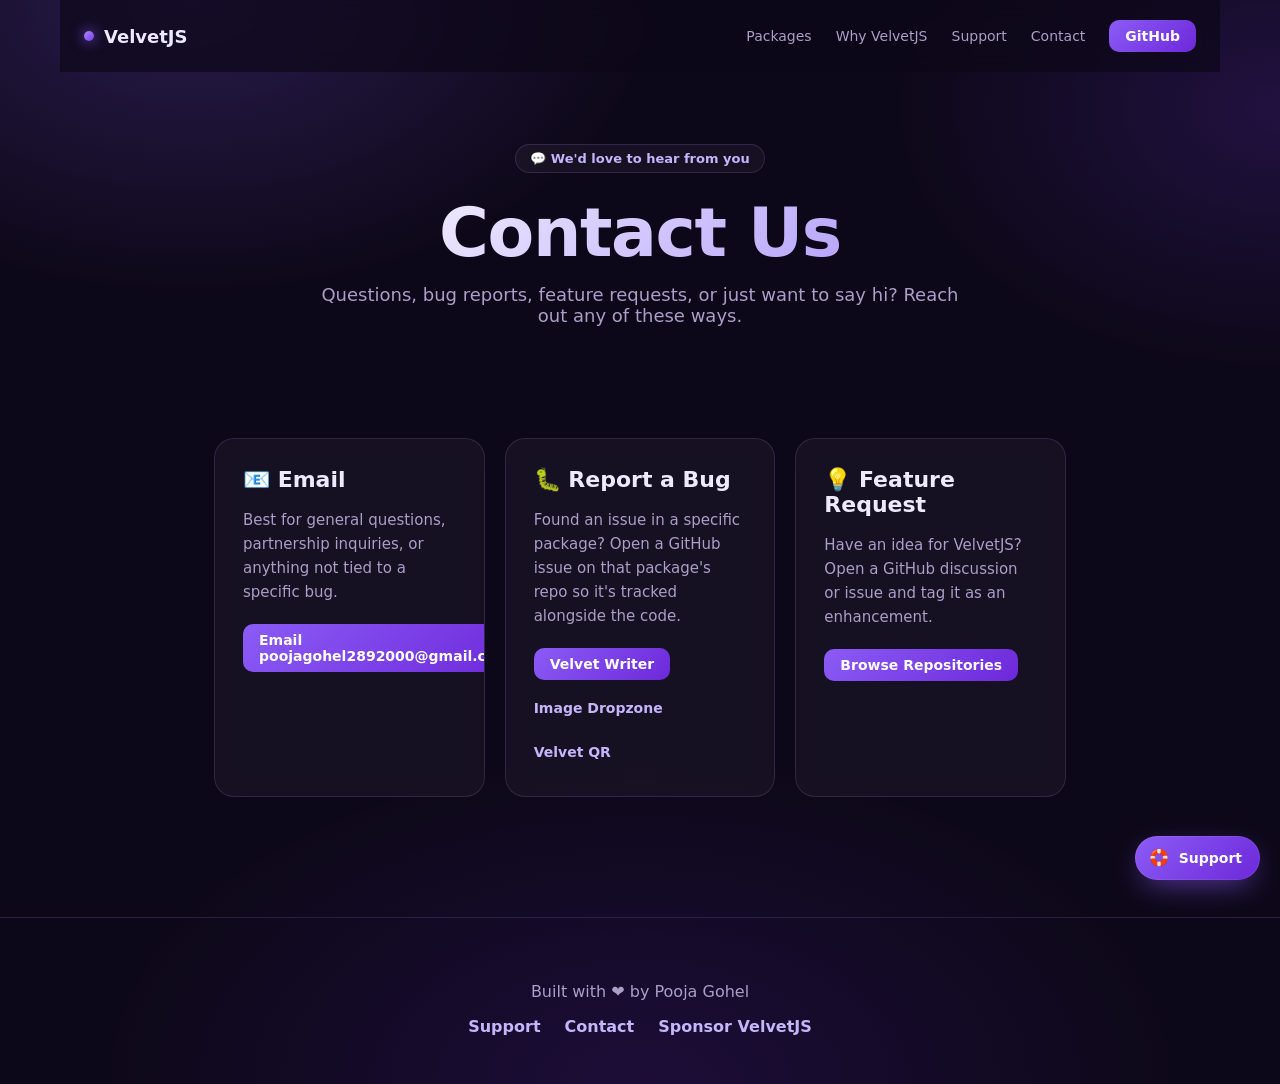
<file: contact/index.html>
<!DOCTYPE html>
<html lang="en">
<head>
  <meta charset="UTF-8" />
  <meta name="viewport" content="width=device-width, initial-scale=1.0" />
  <title>Contact VelvetJS – Get in Touch</title>

  <meta name="description" content="Contact Pooja Gohel about VelvetJS — questions, bug reports, feature requests, or partnership inquiries for Velvet Writer, Velvet Image Dropzone, and Velvet QR." />
  <meta name="keywords" content="contact velvetjs, velvetjs support email, react library contact, open source maintainer contact" />
  <meta name="author" content="Pooja Gohel" />
  <meta name="robots" content="index, follow" />
  <link rel="canonical" href="https://poojagohel.github.io/contact/" />

  <link rel="icon" type="image/svg+xml" href="/assets/favicon.svg" />
  <meta name="theme-color" content="#0d0819" />

  <meta property="og:site_name" content="VelvetJS" />
  <meta property="og:title" content="Contact VelvetJS" />
  <meta property="og:description" content="Get in touch about VelvetJS — questions, bugs, or feature requests." />
  <meta property="og:type" content="website" />
  <meta property="og:url" content="https://poojagohel.github.io/contact/" />
  <meta property="og:image" content="https://poojagohel.github.io/assets/og-image.png" />
  <meta property="og:image:width" content="1200" />
  <meta property="og:image:height" content="630" />

  <meta name="twitter:card" content="summary_large_image" />
  <meta name="twitter:title" content="Contact VelvetJS" />
  <meta name="twitter:description" content="Get in touch about VelvetJS — questions, bugs, or feature requests." />
  <meta name="twitter:image" content="https://poojagohel.github.io/assets/og-image.png" />

  <link rel="stylesheet" href="../styles/main.css" />
  <script type="application/ld+json">
  {
    "@context": "https://schema.org",
    "@type": "BreadcrumbList",
    "itemListElement": [
      { "@type": "ListItem", "position": 1, "name": "Home", "item": "https://poojagohel.github.io/" },
      { "@type": "ListItem", "position": 2, "name": "Contact", "item": "https://poojagohel.github.io/contact/" }
    ]
  }
  </script>
</head>
<body>

  <nav class="nav">
    <a href="/" class="nav-brand"><span class="dot"></span> VelvetJS</a>
    <input type="checkbox" id="nav-toggle" class="nav-toggle" />
    <label for="nav-toggle" class="nav-burger" aria-label="Toggle menu"><span></span></label>
    <div class="nav-links">
      <a href="/#packages">Packages</a>
      <a href="/#why">Why VelvetJS</a>
      <a href="/support/">Support</a>
      <a href="/contact/">Contact</a>
      <a href="https://github.com/PoojaGohel" class="nav-cta">GitHub</a>
    </div>
  </nav>

  <div class="hero">
    <span class="eyebrow">💬 We'd love to hear from you</span>
    <h1>Contact Us</h1>
    <p>Questions, bug reports, feature requests, or just want to say hi? Reach out any of these ways.</p>
  </div>

  <main class="content">
    <div class="method-grid">

      <section class="card reveal">
        <h2>📧 Email</h2>
        <p>Best for general questions, partnership inquiries, or anything not tied to a specific bug.</p>
        <div class="actions">
          <a href="mailto:poojagohel2892000@gmail.com?subject=VelvetJS%20Inquiry">Email poojagohel2892000@gmail.com</a>
        </div>
      </section>

      <section class="card reveal">
        <h2>🐛 Report a Bug</h2>
        <p>Found an issue in a specific package? Open a GitHub issue on that package's repo so it's tracked alongside the code.</p>
        <div class="actions">
          <a href="https://github.com/PoojaGohel/velvet-writer/issues/new">Velvet Writer</a>
          <a href="https://github.com/PoojaGohel/velvet-image-dropzone/issues/new">Image Dropzone</a>
          <a href="https://github.com/PoojaGohel/velvet-qr/issues/new">Velvet QR</a>
        </div>
      </section>

      <section class="card reveal">
        <h2>💡 Feature Request</h2>
        <p>Have an idea for VelvetJS? Open a GitHub discussion or issue and tag it as an enhancement.</p>
        <div class="actions">
          <a href="https://github.com/PoojaGohel">Browse Repositories</a>
        </div>
      </section>

    </div>
  </main>

  <footer>
    <p>Built with ❤️ by Pooja Gohel</p>
    <div class="footer-links">
      <a href="/support/">Support</a>
      <a href="/contact/">Contact</a>
      <a href="/sponsor/">Sponsor VelvetJS</a>
    </div>
  </footer>

  <script src="../scripts/main.js"></script>
  <a href="/support/" class="support-fab" aria-label="Get support"><span class="support-fab-icon">🛟</span><span class="support-fab-label">Support</span></a>

</body>
</html>
</file>
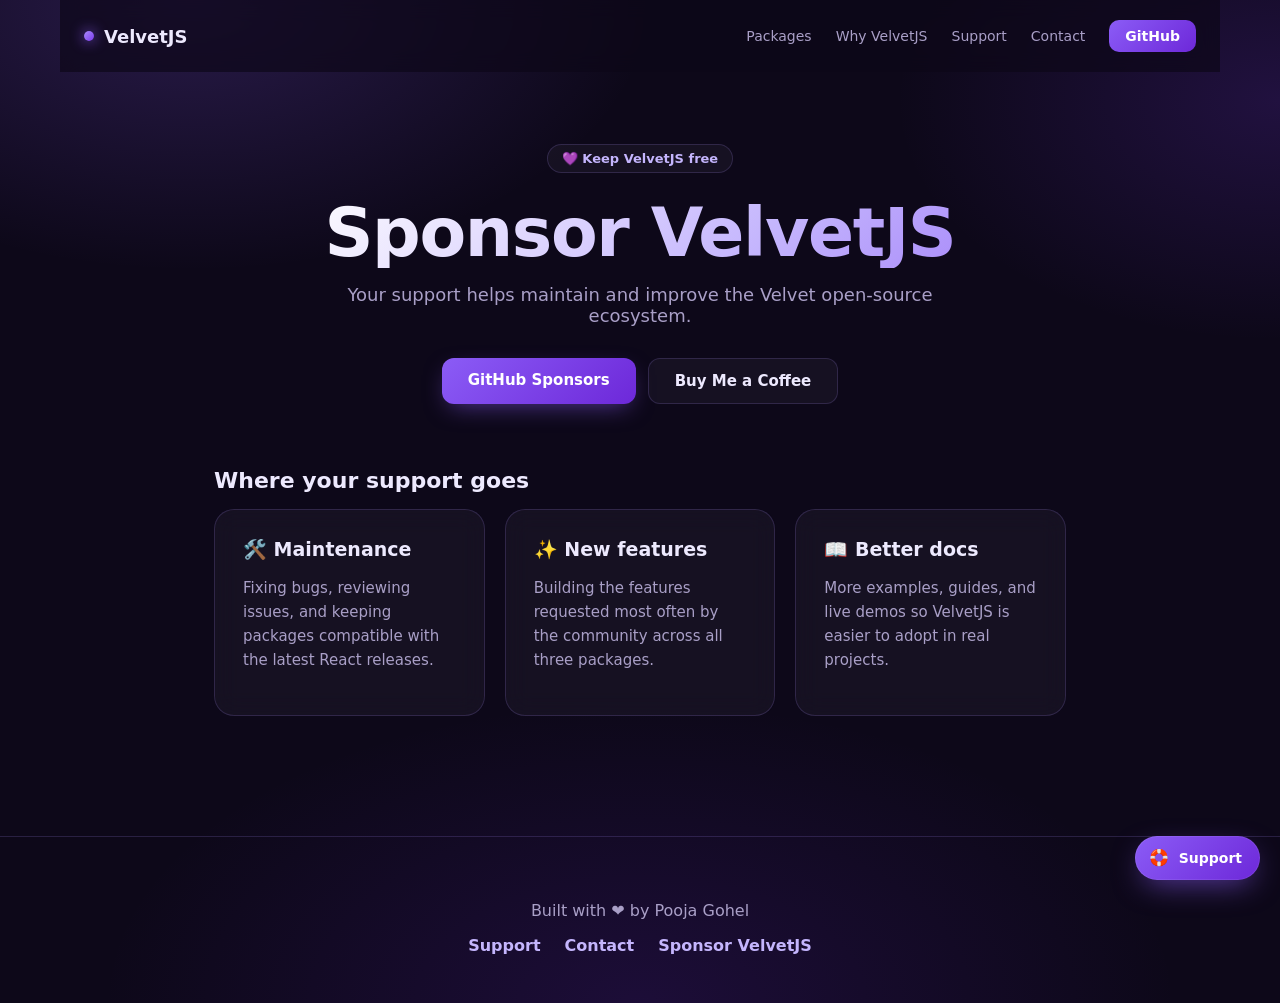
<file: sponsor/index.html>
<!DOCTYPE html>
<html lang="en">
<head>
  <meta charset="UTF-8" />
  <meta name="viewport" content="width=device-width, initial-scale=1.0" />
  <title>Sponsor VelvetJS – Support Open-Source React Components</title>

  <meta name="description" content="Sponsor the VelvetJS open-source ecosystem of free React components — Velvet Writer, Velvet Image Dropzone, and Velvet QR." />
  <meta name="keywords" content="sponsor open source, github sponsors, support react library, velvetjs sponsor" />
  <meta name="author" content="Pooja Gohel" />
  <meta name="robots" content="index, follow" />
  <link rel="canonical" href="https://poojagohel.github.io/sponsor/" />

  <link rel="icon" type="image/svg+xml" href="/assets/favicon.svg" />
  <meta name="theme-color" content="#0d0819" />

  <meta property="og:site_name" content="VelvetJS" />
  <meta property="og:title" content="Sponsor VelvetJS" />
  <meta property="og:description" content="Your support helps maintain and improve the Velvet open-source ecosystem." />
  <meta property="og:type" content="website" />
  <meta property="og:url" content="https://poojagohel.github.io/sponsor/" />
  <meta property="og:image" content="https://poojagohel.github.io/assets/og-image.png" />
  <meta property="og:image:width" content="1200" />
  <meta property="og:image:height" content="630" />

  <meta name="twitter:card" content="summary_large_image" />
  <meta name="twitter:title" content="Sponsor VelvetJS" />
  <meta name="twitter:description" content="Your support helps maintain and improve the Velvet open-source ecosystem." />
  <meta name="twitter:image" content="https://poojagohel.github.io/assets/og-image.png" />

  <link rel="stylesheet" href="../styles/main.css" />
  <script type="application/ld+json">
  {
    "@context": "https://schema.org",
    "@type": "BreadcrumbList",
    "itemListElement": [
      { "@type": "ListItem", "position": 1, "name": "Home", "item": "https://poojagohel.github.io/" },
      { "@type": "ListItem", "position": 2, "name": "Sponsor", "item": "https://poojagohel.github.io/sponsor/" }
    ]
  }
  </script>
</head>
<body>

  <nav class="nav">
    <a href="/" class="nav-brand"><span class="dot"></span> VelvetJS</a>
    <input type="checkbox" id="nav-toggle" class="nav-toggle" />
    <label for="nav-toggle" class="nav-burger" aria-label="Toggle menu"><span></span></label>
    <div class="nav-links">
      <a href="/#packages">Packages</a>
      <a href="/#why">Why VelvetJS</a>
      <a href="/support/">Support</a>
      <a href="/contact/">Contact</a>
      <a href="https://github.com/PoojaGohel" class="nav-cta">GitHub</a>
    </div>
  </nav>

  <div class="hero">
    <span class="eyebrow">💜 Keep VelvetJS free</span>
    <h1>Sponsor VelvetJS</h1>
    <p>Your support helps maintain and improve the Velvet open-source ecosystem.</p>

    <div class="hero-buttons">
      <a href="https://github.com/sponsors/PoojaGohel">GitHub Sponsors</a>
      <a href="https://buymeacoffee.com/YOURNAME">Buy Me a Coffee</a>
    </div>
  </div>

  <main class="content">
    <h2>Where your support goes</h2>
    <div class="method-grid">
      <section class="card reveal">
        <h3>🛠️ Maintenance</h3>
        <p>Fixing bugs, reviewing issues, and keeping packages compatible with the latest React releases.</p>
      </section>
      <section class="card reveal">
        <h3>✨ New features</h3>
        <p>Building the features requested most often by the community across all three packages.</p>
      </section>
      <section class="card reveal">
        <h3>📖 Better docs</h3>
        <p>More examples, guides, and live demos so VelvetJS is easier to adopt in real projects.</p>
      </section>
    </div>
  </main>

  <footer>
    <p>Built with ❤️ by Pooja Gohel</p>
    <div class="footer-links">
      <a href="/support/">Support</a>
      <a href="/contact/">Contact</a>
      <a href="/sponsor/">Sponsor VelvetJS</a>
    </div>
  </footer>

  <script src="../scripts/main.js"></script>
  <a href="/support/" class="support-fab" aria-label="Get support"><span class="support-fab-icon">🛟</span><span class="support-fab-label">Support</span></a>

</body>
</html>
</file>
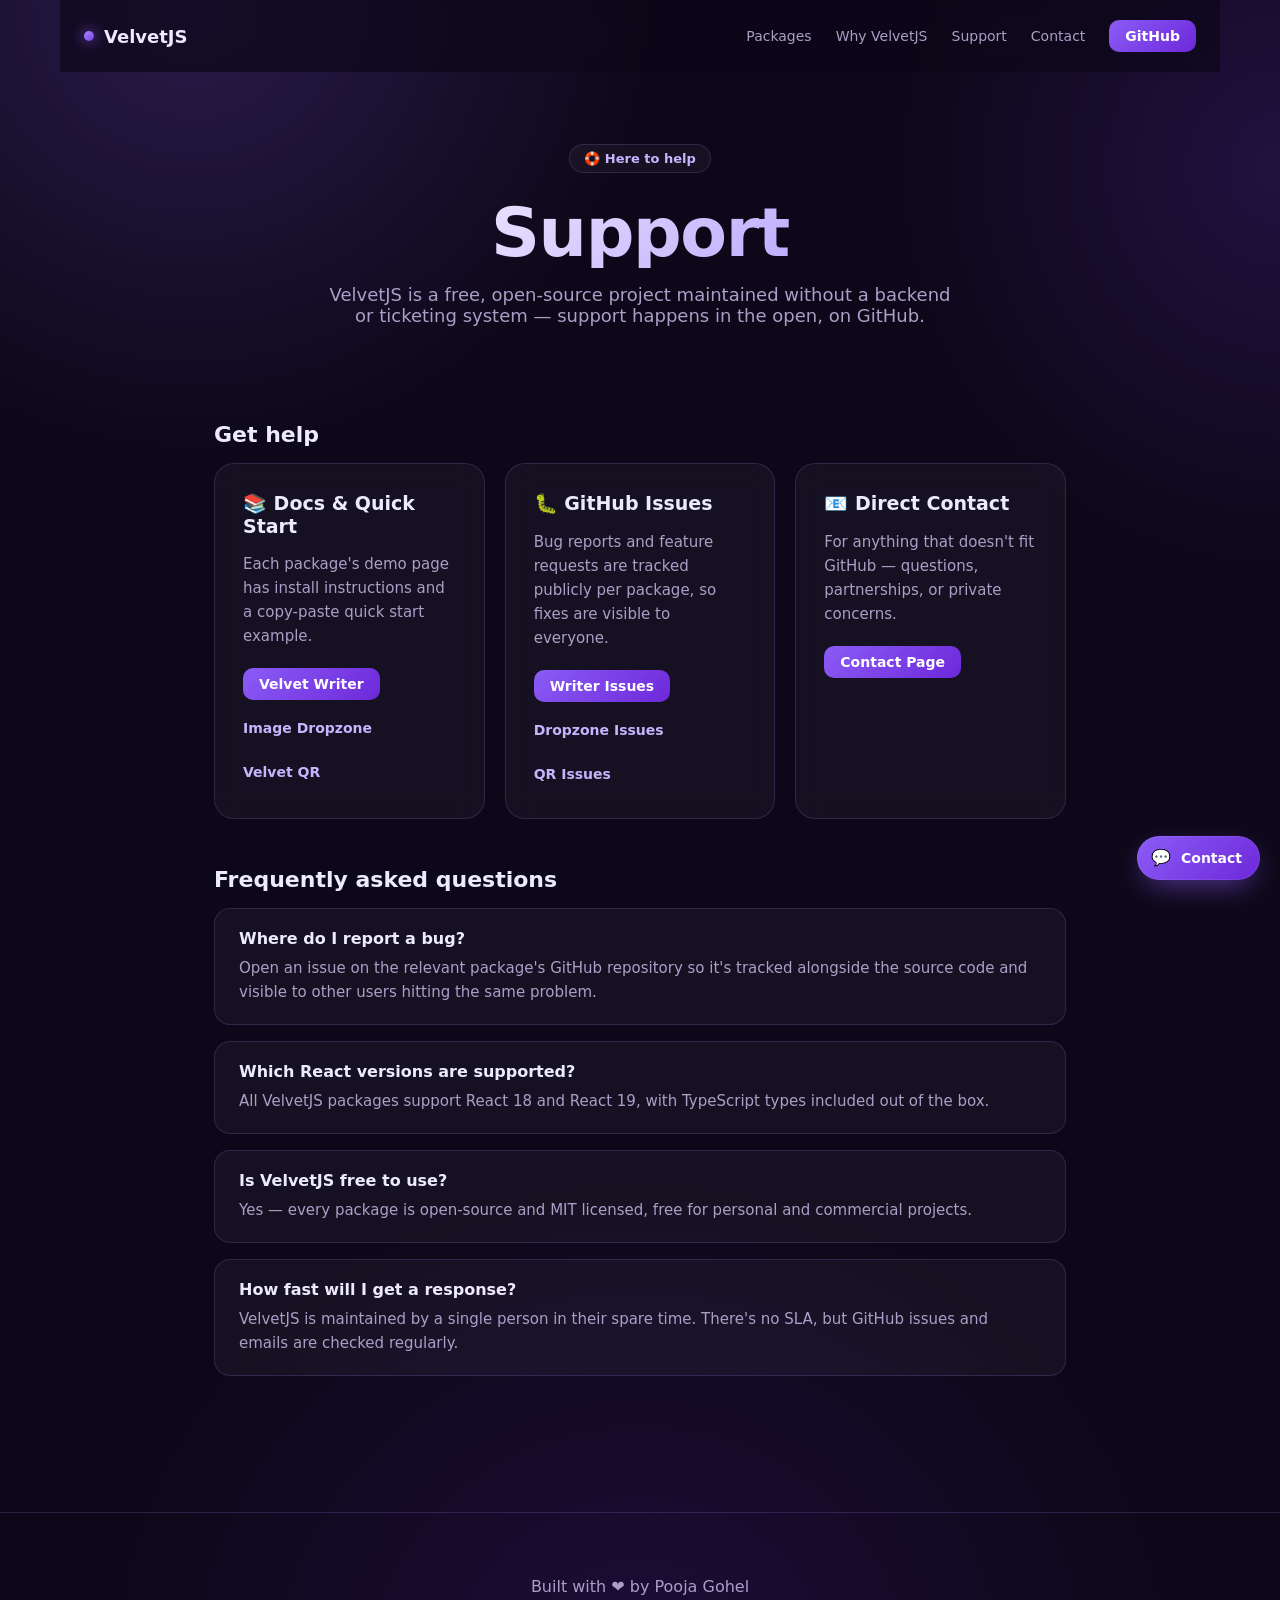
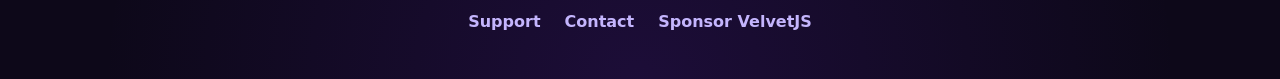
<file: support/index.html>
<!DOCTYPE html>
<html lang="en">
<head>
  <meta charset="UTF-8" />
  <meta name="viewport" content="width=device-width, initial-scale=1.0" />
  <title>VelvetJS Support – Help with Velvet Writer, Dropzone & QR</title>

  <meta name="description" content="Get help with VelvetJS packages: installation issues, common questions, and where to report bugs for Velvet Writer, Velvet Image Dropzone, and Velvet QR." />
  <meta name="keywords" content="velvetjs support, velvet writer help, velvet qr help, velvet image dropzone help, react component troubleshooting" />
  <meta name="author" content="Pooja Gohel" />
  <meta name="robots" content="index, follow" />
  <link rel="canonical" href="https://poojagohel.github.io/support/" />

  <link rel="icon" type="image/svg+xml" href="/assets/favicon.svg" />
  <meta name="theme-color" content="#0d0819" />

  <meta property="og:site_name" content="VelvetJS" />
  <meta property="og:title" content="VelvetJS Support" />
  <meta property="og:description" content="Get help with Velvet Writer, Velvet Image Dropzone, and Velvet QR." />
  <meta property="og:type" content="website" />
  <meta property="og:url" content="https://poojagohel.github.io/support/" />
  <meta property="og:image" content="https://poojagohel.github.io/assets/og-image.png" />
  <meta property="og:image:width" content="1200" />
  <meta property="og:image:height" content="630" />

  <meta name="twitter:card" content="summary_large_image" />
  <meta name="twitter:title" content="VelvetJS Support" />
  <meta name="twitter:description" content="Get help with Velvet Writer, Velvet Image Dropzone, and Velvet QR." />
  <meta name="twitter:image" content="https://poojagohel.github.io/assets/og-image.png" />

  <link rel="stylesheet" href="../styles/main.css" />

  <script type="application/ld+json">
  {
    "@context": "https://schema.org",
    "@type": "FAQPage",
    "mainEntity": [
      {
        "@type": "Question",
        "name": "Where do I report a bug?",
        "acceptedAnswer": {
          "@type": "Answer",
          "text": "Open an issue on the relevant package's GitHub repository (velvet-writer, velvet-image-dropzone, or velvet-qr) so it's tracked alongside the source code."
        }
      },
      {
        "@type": "Question",
        "name": "Which React versions are supported?",
        "acceptedAnswer": {
          "@type": "Answer",
          "text": "All VelvetJS packages support React 18 and React 19."
        }
      },
      {
        "@type": "Question",
        "name": "Is VelvetJS free to use?",
        "acceptedAnswer": {
          "@type": "Answer",
          "text": "Yes, all VelvetJS packages are open-source and MIT licensed, free for personal and commercial use."
        }
      }
    ]
  }
  </script>
  <script type="application/ld+json">
  {
    "@context": "https://schema.org",
    "@type": "BreadcrumbList",
    "itemListElement": [
      { "@type": "ListItem", "position": 1, "name": "Home", "item": "https://poojagohel.github.io/" },
      { "@type": "ListItem", "position": 2, "name": "Support", "item": "https://poojagohel.github.io/support/" }
    ]
  }
  </script>
</head>
<body>

  <nav class="nav">
    <a href="/" class="nav-brand"><span class="dot"></span> VelvetJS</a>
    <input type="checkbox" id="nav-toggle" class="nav-toggle" />
    <label for="nav-toggle" class="nav-burger" aria-label="Toggle menu"><span></span></label>
    <div class="nav-links">
      <a href="/#packages">Packages</a>
      <a href="/#why">Why VelvetJS</a>
      <a href="/support/">Support</a>
      <a href="/contact/">Contact</a>
      <a href="https://github.com/PoojaGohel" class="nav-cta">GitHub</a>
    </div>
  </nav>

  <div class="hero">
    <span class="eyebrow">🛟 Here to help</span>
    <h1>Support</h1>
    <p>VelvetJS is a free, open-source project maintained without a backend or ticketing system — support happens in the open, on GitHub.</p>
  </div>

  <main class="content">

    <h2>Get help</h2>
    <div class="method-grid">
      <section class="card reveal">
        <h3>📚 Docs &amp; Quick Start</h3>
        <p>Each package's demo page has install instructions and a copy-paste quick start example.</p>
        <div class="actions">
          <a href="/velvet-writer/">Velvet Writer</a>
          <a href="/velvet-image-dropzone/">Image Dropzone</a>
          <a href="/velvet-qr/">Velvet QR</a>
        </div>
      </section>

      <section class="card reveal">
        <h3>🐛 GitHub Issues</h3>
        <p>Bug reports and feature requests are tracked publicly per package, so fixes are visible to everyone.</p>
        <div class="actions">
          <a href="https://github.com/PoojaGohel/velvet-writer/issues">Writer Issues</a>
          <a href="https://github.com/PoojaGohel/velvet-image-dropzone/issues">Dropzone Issues</a>
          <a href="https://github.com/PoojaGohel/velvet-qr/issues">QR Issues</a>
        </div>
      </section>

      <section class="card reveal">
        <h3>📧 Direct Contact</h3>
        <p>For anything that doesn't fit GitHub — questions, partnerships, or private concerns.</p>
        <div class="actions">
          <a href="/contact/">Contact Page</a>
        </div>
      </section>
    </div>

    <h2>Frequently asked questions</h2>

    <div class="faq-item reveal">
      <h3>Where do I report a bug?</h3>
      <p>Open an issue on the relevant package's GitHub repository so it's tracked alongside the source code and visible to other users hitting the same problem.</p>
    </div>

    <div class="faq-item reveal">
      <h3>Which React versions are supported?</h3>
      <p>All VelvetJS packages support React 18 and React 19, with TypeScript types included out of the box.</p>
    </div>

    <div class="faq-item reveal">
      <h3>Is VelvetJS free to use?</h3>
      <p>Yes — every package is open-source and MIT licensed, free for personal and commercial projects.</p>
    </div>

    <div class="faq-item reveal">
      <h3>How fast will I get a response?</h3>
      <p>VelvetJS is maintained by a single person in their spare time. There's no SLA, but GitHub issues and emails are checked regularly.</p>
    </div>

  </main>

  <footer>
    <p>Built with ❤️ by Pooja Gohel</p>
    <div class="footer-links">
      <a href="/support/">Support</a>
      <a href="/contact/">Contact</a>
      <a href="/sponsor/">Sponsor VelvetJS</a>
    </div>
  </footer>

  <script src="../scripts/main.js"></script>
  <a href="/contact/" class="support-fab" aria-label="Contact us"><span class="support-fab-icon">💬</span><span class="support-fab-label">Contact</span></a>

</body>
</html>
</file>
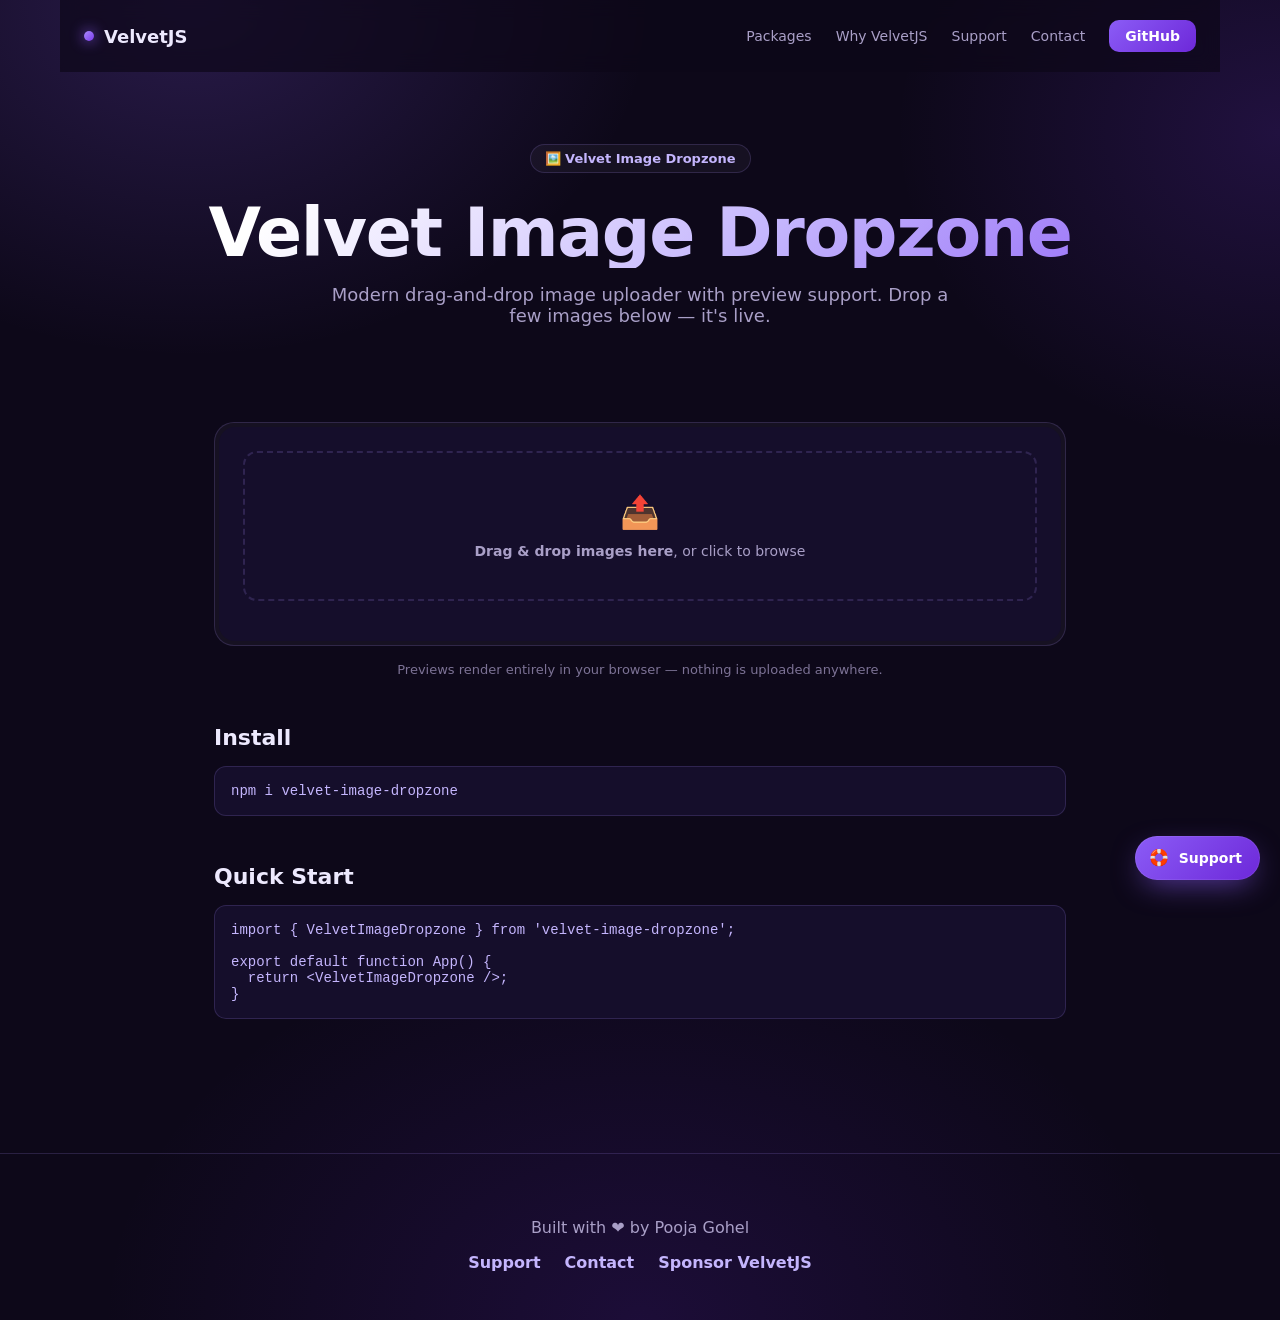
<file: velvet-image-dropzone/index.html>
<!DOCTYPE html>
<html lang="en">
<head>
  <meta charset="UTF-8" />
  <meta name="viewport" content="width=device-width, initial-scale=1.0" />
  <title>Velvet Image Dropzone – React Drag-and-Drop Image Uploader</title>

  <meta name="description" content="Velvet Image Dropzone is a lightweight React drag-and-drop image upload component with previews, cropping, multi-upload, and validation, built for React 18 & 19." />
  <meta name="keywords" content="react image upload, react dropzone, drag and drop react, image cropper react, file upload react component, velvet-image-dropzone" />
  <meta name="author" content="Pooja Gohel" />
  <meta name="robots" content="index, follow" />
  <link rel="canonical" href="https://poojagohel.github.io/velvet-image-dropzone/" />

  <link rel="icon" type="image/svg+xml" href="/assets/favicon.svg" />
  <meta name="theme-color" content="#0d0819" />

  <meta property="og:site_name" content="VelvetJS" />
  <meta property="og:title" content="Velvet Image Dropzone – Drag-and-Drop Image Uploader for React" />
  <meta property="og:description" content="Modern drag-and-drop image uploader with preview support." />
  <meta property="og:type" content="website" />
  <meta property="og:url" content="https://poojagohel.github.io/velvet-image-dropzone/" />
  <meta property="og:image" content="https://poojagohel.github.io/assets/og-image.png" />
  <meta property="og:image:width" content="1200" />
  <meta property="og:image:height" content="630" />

  <meta name="twitter:card" content="summary_large_image" />
  <meta name="twitter:title" content="Velvet Image Dropzone – Drag-and-Drop Image Uploader for React" />
  <meta name="twitter:description" content="Modern drag-and-drop image uploader with preview support." />
  <meta name="twitter:image" content="https://poojagohel.github.io/assets/og-image.png" />

  <link rel="stylesheet" href="../styles/main.css" />

  <script type="application/ld+json">
  {
    "@context": "https://schema.org",
    "@type": "SoftwareApplication",
    "name": "Velvet Image Dropzone",
    "applicationCategory": "DeveloperApplication",
    "operatingSystem": "Any",
    "description": "Modern drag-and-drop image uploader with preview support for React.",
    "url": "https://poojagohel.github.io/velvet-image-dropzone/",
    "offers": { "@type": "Offer", "price": "0", "priceCurrency": "USD" }
  }
  </script>
  <script type="application/ld+json">
  {
    "@context": "https://schema.org",
    "@type": "BreadcrumbList",
    "itemListElement": [
      { "@type": "ListItem", "position": 1, "name": "Home", "item": "https://poojagohel.github.io/" },
      { "@type": "ListItem", "position": 2, "name": "Velvet Image Dropzone", "item": "https://poojagohel.github.io/velvet-image-dropzone/" }
    ]
  }
  </script>
</head>
<body>

  <nav class="nav">
    <a href="/" class="nav-brand"><span class="dot"></span> VelvetJS</a>
    <input type="checkbox" id="nav-toggle" class="nav-toggle" />
    <label for="nav-toggle" class="nav-burger" aria-label="Toggle menu"><span></span></label>
    <div class="nav-links">
      <a href="/#packages">Packages</a>
      <a href="/#why">Why VelvetJS</a>
      <a href="/support/">Support</a>
      <a href="/contact/">Contact</a>
      <a href="https://github.com/PoojaGohel" class="nav-cta">GitHub</a>
    </div>
  </nav>

  <div class="hero">
    <span class="eyebrow">🖼️ Velvet Image Dropzone</span>
    <h1>Velvet Image Dropzone</h1>
    <p>Modern drag-and-drop image uploader with preview support. Drop a few images below — it's live.</p>
  </div>

  <main class="content">

    <div class="demo-panel">
      <div class="demo-panel-inner">
        <div class="demo-dropzone" id="dropzone" tabindex="0">
          <div class="icon">📤</div>
          <p><strong>Drag &amp; drop images here</strong>, or click to browse</p>
        </div>
        <input type="file" id="dropzone-input" accept="image/*" multiple hidden />
        <div class="demo-preview-grid" id="dropzone-previews"></div>
      </div>
    </div>
    <p class="demo-caption">Previews render entirely in your browser — nothing is uploaded anywhere.</p>

    <h2>Install</h2>

    <pre><code>npm i velvet-image-dropzone</code></pre>

    <h2>Quick Start</h2>

    <pre><code>import { VelvetImageDropzone } from 'velvet-image-dropzone';

export default function App() {
  return &lt;VelvetImageDropzone /&gt;;
}</code></pre>
  </main>

  <footer>
    <p>Built with ❤️ by Pooja Gohel</p>
    <div class="footer-links">
      <a href="/support/">Support</a>
      <a href="/contact/">Contact</a>
      <a href="/sponsor/">Sponsor VelvetJS</a>
    </div>
  </footer>

  <script src="../scripts/main.js"></script>
  <script>
    (function () {
      var zone = document.getElementById("dropzone");
      var input = document.getElementById("dropzone-input");
      var previews = document.getElementById("dropzone-previews");

      function addFiles(files) {
        Array.prototype.forEach.call(files, function (file) {
          if (!file.type.startsWith("image/")) return;
          var img = document.createElement("img");
          img.src = URL.createObjectURL(file);
          img.alt = file.name;
          img.loading = "lazy";
          previews.appendChild(img);
        });
      }

      zone.addEventListener("click", function () {
        input.click();
      });

      zone.addEventListener("keydown", function (e) {
        if (e.key === "Enter" || e.key === " ") input.click();
      });

      input.addEventListener("change", function () {
        addFiles(input.files);
      });

      ["dragenter", "dragover"].forEach(function (evt) {
        zone.addEventListener(evt, function (e) {
          e.preventDefault();
          zone.classList.add("is-dragover");
        });
      });

      ["dragleave", "drop"].forEach(function (evt) {
        zone.addEventListener(evt, function (e) {
          e.preventDefault();
          zone.classList.remove("is-dragover");
        });
      });

      zone.addEventListener("drop", function (e) {
        addFiles(e.dataTransfer.files);
      });
    })();
  </script>
  <a href="/support/" class="support-fab" aria-label="Get support"><span class="support-fab-icon">🛟</span><span class="support-fab-label">Support</span></a>

</body>
</html>
</file>
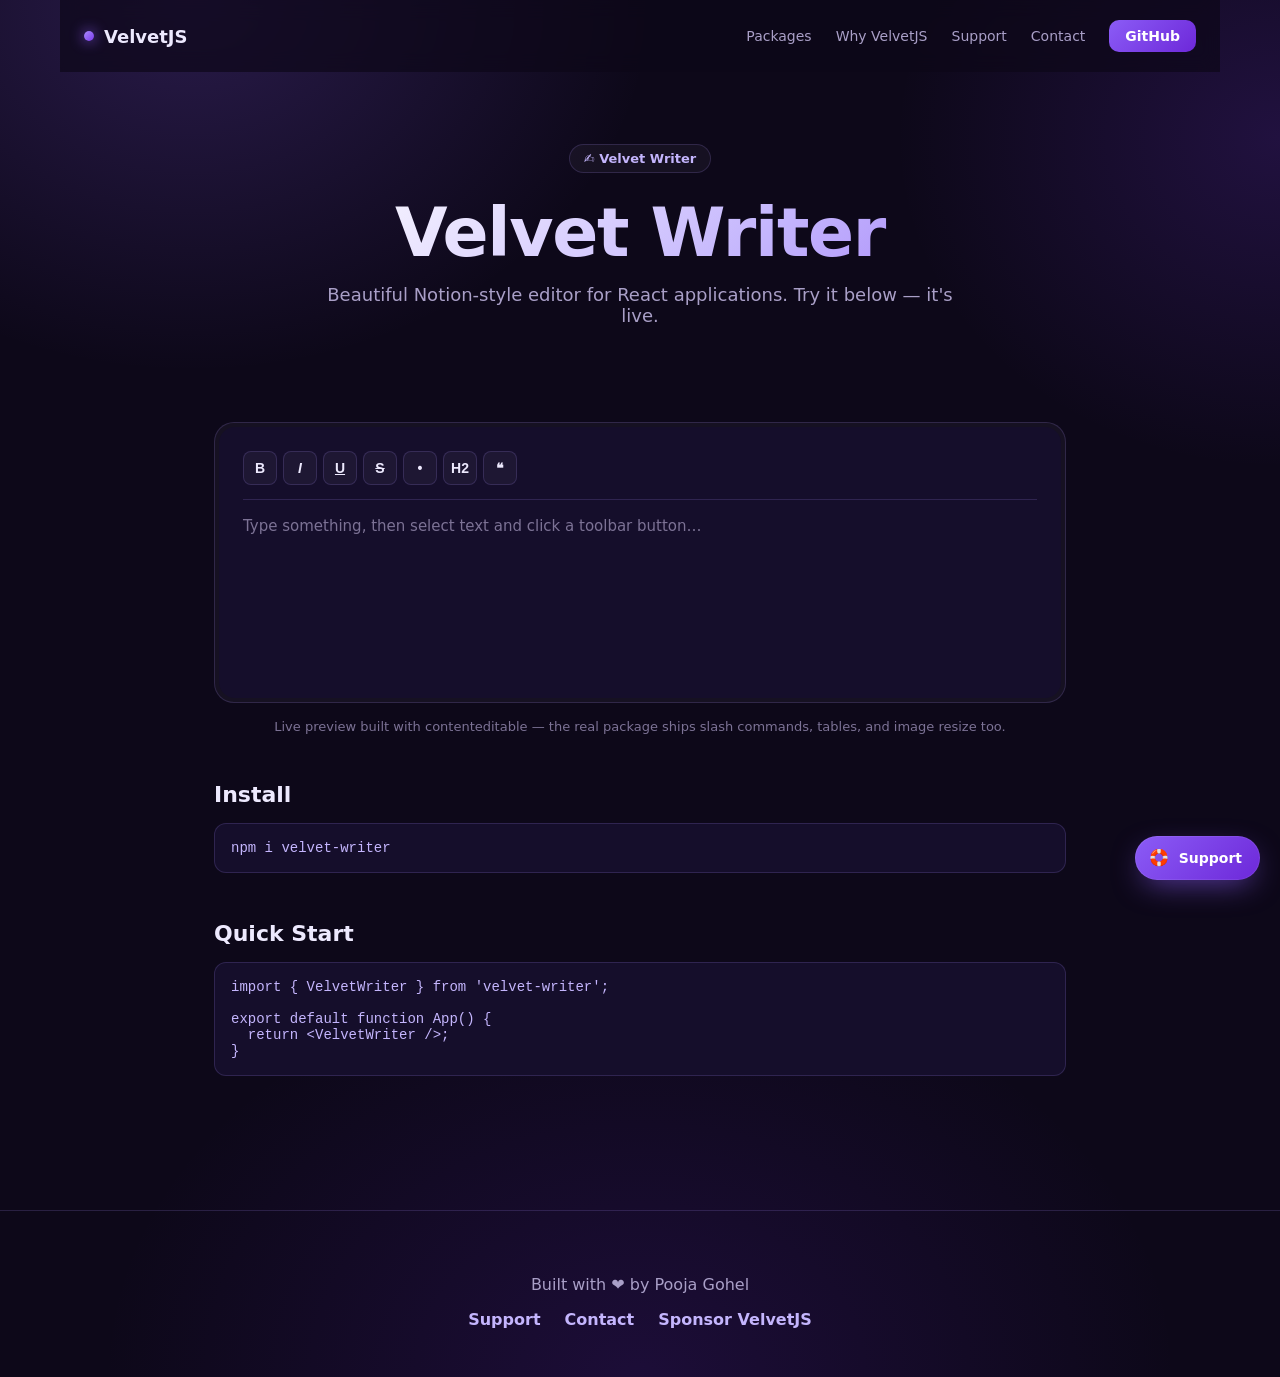
<file: velvet-writer/index.html>
<!DOCTYPE html>
<html lang="en">
<head>
  <meta charset="UTF-8" />
  <meta name="viewport" content="width=device-width, initial-scale=1.0" />
  <title>Velvet Writer – Notion-Style Rich Text Editor for React</title>

  <meta name="description" content="Velvet Writer is a zero-dependency, Notion-style rich text editor for React and Tailwind CSS with slash commands, markdown shortcuts, tables, and dark mode." />
  <meta name="keywords" content="react rich text editor, notion style editor, wysiwyg react, markdown editor react, velvet-writer, tiptap alternative, quill alternative" />
  <meta name="author" content="Pooja Gohel" />
  <meta name="robots" content="index, follow" />
  <link rel="canonical" href="https://poojagohel.github.io/velvet-writer/" />

  <link rel="icon" type="image/svg+xml" href="/assets/favicon.svg" />
  <meta name="theme-color" content="#0d0819" />

  <meta property="og:site_name" content="VelvetJS" />
  <meta property="og:title" content="Velvet Writer – Notion-Style Rich Text Editor for React" />
  <meta property="og:description" content="Notion-style rich text editor for React and Tailwind CSS." />
  <meta property="og:type" content="website" />
  <meta property="og:url" content="https://poojagohel.github.io/velvet-writer/" />
  <meta property="og:image" content="https://poojagohel.github.io/assets/og-image.png" />
  <meta property="og:image:width" content="1200" />
  <meta property="og:image:height" content="630" />

  <meta name="twitter:card" content="summary_large_image" />
  <meta name="twitter:title" content="Velvet Writer – Notion-Style Rich Text Editor for React" />
  <meta name="twitter:description" content="Notion-style rich text editor for React and Tailwind CSS." />
  <meta name="twitter:image" content="https://poojagohel.github.io/assets/og-image.png" />

  <link rel="stylesheet" href="../styles/main.css" />

  <script type="application/ld+json">
  {
    "@context": "https://schema.org",
    "@type": "SoftwareApplication",
    "name": "Velvet Writer",
    "applicationCategory": "DeveloperApplication",
    "operatingSystem": "Any",
    "description": "Notion-style rich text editor for React and Tailwind CSS.",
    "url": "https://poojagohel.github.io/velvet-writer/",
    "offers": { "@type": "Offer", "price": "0", "priceCurrency": "USD" }
  }
  </script>
  <script type="application/ld+json">
  {
    "@context": "https://schema.org",
    "@type": "BreadcrumbList",
    "itemListElement": [
      { "@type": "ListItem", "position": 1, "name": "Home", "item": "https://poojagohel.github.io/" },
      { "@type": "ListItem", "position": 2, "name": "Velvet Writer", "item": "https://poojagohel.github.io/velvet-writer/" }
    ]
  }
  </script>
</head>
<body>

  <nav class="nav">
    <a href="/" class="nav-brand"><span class="dot"></span> VelvetJS</a>
    <input type="checkbox" id="nav-toggle" class="nav-toggle" />
    <label for="nav-toggle" class="nav-burger" aria-label="Toggle menu"><span></span></label>
    <div class="nav-links">
      <a href="/#packages">Packages</a>
      <a href="/#why">Why VelvetJS</a>
      <a href="/support/">Support</a>
      <a href="/contact/">Contact</a>
      <a href="https://github.com/PoojaGohel" class="nav-cta">GitHub</a>
    </div>
  </nav>

  <div class="hero">
    <span class="eyebrow">✍️ Velvet Writer</span>
    <h1>Velvet Writer</h1>
    <p>Beautiful Notion-style editor for React applications. Try it below — it's live.</p>
  </div>

  <main class="content">

    <div class="demo-panel">
      <div class="demo-panel-inner">
        <div class="demo-toolbar" id="writer-toolbar">
          <button type="button" data-cmd="bold" title="Bold"><b>B</b></button>
          <button type="button" data-cmd="italic" title="Italic"><i>I</i></button>
          <button type="button" data-cmd="underline" title="Underline"><u>U</u></button>
          <button type="button" data-cmd="strikeThrough" title="Strikethrough"><s>S</s></button>
          <button type="button" data-cmd="insertUnorderedList" title="Bullet list">•</button>
          <button type="button" data-cmd="formatBlock" data-value="H2" title="Heading">H2</button>
          <button type="button" data-cmd="formatBlock" data-value="BLOCKQUOTE" title="Quote">❝</button>
        </div>
        <div class="demo-editable" id="writer-editable" contenteditable="true" data-placeholder="Type something, then select text and click a toolbar button…"></div>
      </div>
    </div>
    <p class="demo-caption">Live preview built with contenteditable — the real package ships slash commands, tables, and image resize too.</p>

    <h2>Install</h2>

    <pre><code>npm i velvet-writer</code></pre>

    <h2>Quick Start</h2>

    <pre><code>import { VelvetWriter } from 'velvet-writer';

export default function App() {
  return &lt;VelvetWriter /&gt;;
}</code></pre>
  </main>

  <footer>
    <p>Built with ❤️ by Pooja Gohel</p>
    <div class="footer-links">
      <a href="/support/">Support</a>
      <a href="/contact/">Contact</a>
      <a href="/sponsor/">Sponsor VelvetJS</a>
    </div>
  </footer>

  <script src="../scripts/main.js"></script>
  <script>
    (function () {
      var toolbar = document.getElementById("writer-toolbar");
      var editable = document.getElementById("writer-editable");

      toolbar.addEventListener("click", function (e) {
        var btn = e.target.closest("button");
        if (!btn) return;
        editable.focus();
        document.execCommand(btn.dataset.cmd, false, btn.dataset.value || null);
      });
    })();
  </script>
  <a href="/support/" class="support-fab" aria-label="Get support"><span class="support-fab-icon">🛟</span><span class="support-fab-label">Support</span></a>

</body>
</html>
</file>
<file: styles/main.css>
* {
  box-sizing: border-box;
}

:root {
  --bg: #0d0819;
  --bg-alt: #150e2b;
  --surface: rgba(255, 255, 255, 0.04);
  --surface-hover: rgba(255, 255, 255, 0.07);
  --surface-border: rgba(167, 139, 250, 0.18);
  --text: #ede9fe;
  --text-muted: #a99fc7;
  --text-dim: #7c7295;
  --purple-50: #f5f3ff;
  --purple-300: #c4b5fd;
  --purple-400: #a78bfa;
  --purple-500: #8b5cf6;
  --purple-600: #7c3aed;
  --purple-700: #6d28d9;
  --max: 1160px;
}

html {
  scroll-behavior: smooth;
}

body {
  margin: 0;
  font-family: "Inter", system-ui, -apple-system, sans-serif;
  background:
    radial-gradient(60% 45% at 15% 0%, rgba(139, 92, 246, 0.22), transparent 60%),
    radial-gradient(50% 40% at 100% 10%, rgba(124, 58, 237, 0.18), transparent 60%),
    radial-gradient(70% 50% at 50% 100%, rgba(109, 40, 217, 0.16), transparent 60%),
    var(--bg);
  color: var(--text);
  min-height: 100vh;
  overflow-x: hidden;
}

a {
  color: inherit;
}

img {
  max-width: 100%;
}

::selection {
  background: var(--purple-500);
  color: white;
}

/* Reveal-on-scroll */

.reveal {
  opacity: 0;
  transform: translateY(16px);
  transition: opacity 0.6s ease, transform 0.6s ease;
}

.reveal.is-visible {
  opacity: 1;
  transform: none;
}

/* Nav */

.nav {
  position: sticky;
  top: 0;
  z-index: 50;
  display: flex;
  align-items: center;
  justify-content: space-between;
  max-width: var(--max);
  margin: 0 auto;
  padding: 20px 24px;
  background: rgba(13, 8, 25, 0.7);
  backdrop-filter: blur(10px);
}

.nav-brand {
  display: flex;
  align-items: center;
  gap: 10px;
  font-weight: 700;
  font-size: 18px;
  text-decoration: none;
  color: var(--text);
  z-index: 2;
}

.nav-brand .dot {
  width: 10px;
  height: 10px;
  border-radius: 50%;
  background: linear-gradient(135deg, var(--purple-400), var(--purple-600));
  box-shadow: 0 0 14px var(--purple-500);
}

.nav-toggle {
  display: none;
}

.nav-burger {
  display: none;
  width: 22px;
  height: 16px;
  position: relative;
  cursor: pointer;
  z-index: 2;
}

.nav-burger span,
.nav-burger span::before,
.nav-burger span::after {
  position: absolute;
  left: 0;
  width: 100%;
  height: 2px;
  background: var(--text);
  border-radius: 2px;
  transition: transform 0.2s ease, opacity 0.2s ease, top 0.2s ease;
}

.nav-burger span {
  top: 7px;
}

.nav-burger span::before {
  content: "";
  top: -7px;
}

.nav-burger span::after {
  content: "";
  top: 7px;
}

.nav-links {
  display: flex;
  align-items: center;
  gap: 24px;
}

.nav-links a {
  color: var(--text-muted);
  text-decoration: none;
  font-size: 14px;
  font-weight: 500;
  transition: color 0.2s ease;
}

.nav-links a:hover {
  color: var(--purple-300);
}

.nav-links .nav-cta {
  padding: 8px 16px;
  border-radius: 10px;
  background: linear-gradient(135deg, var(--purple-500), var(--purple-700));
  color: white !important;
  font-weight: 600;
}

@media (max-width: 760px) {
  .nav-burger {
    display: block;
  }

  .nav-links {
    position: fixed;
    inset: 0 0 auto 0;
    flex-direction: column;
    align-items: flex-start;
    gap: 4px;
    padding: 88px 24px 24px;
    background: rgba(13, 8, 25, 0.98);
    border-bottom: 1px solid var(--surface-border);
    transform: translateY(-100%);
    opacity: 0;
    visibility: hidden;
    transition: transform 0.25s ease, opacity 0.25s ease, visibility 0.25s;
  }

  .nav-links a {
    width: 100%;
    padding: 12px 0;
    font-size: 16px;
    border-bottom: 1px solid var(--surface-border);
  }

  .nav-links .nav-cta {
    margin-top: 8px;
    text-align: center;
  }

  .nav-toggle:checked ~ .nav-links {
    transform: none;
    opacity: 1;
    visibility: visible;
  }

  .nav-toggle:checked ~ .nav-burger span {
    background: transparent;
  }

  .nav-toggle:checked ~ .nav-burger span::before {
    top: 0;
    transform: rotate(45deg);
  }

  .nav-toggle:checked ~ .nav-burger span::after {
    top: 0;
    transform: rotate(-45deg);
  }
}

/* Section shell */

.section {
  max-width: var(--max);
  margin: 0 auto;
  padding: 80px 24px;
}

.section-header {
  text-align: center;
  max-width: 640px;
  margin: 0 auto 48px;
}

.section-header .eyebrow {
  margin-bottom: 16px;
}

.section-header h2 {
  font-size: clamp(28px, 4vw, 38px);
  margin: 0 0 12px;
  font-weight: 800;
  letter-spacing: -0.01em;
}

.section-header p {
  color: var(--text-muted);
  font-size: 16px;
  line-height: 1.6;
  margin: 0;
}

/* Eyebrow pill (shared) */

.eyebrow {
  display: inline-flex;
  align-items: center;
  gap: 8px;
  padding: 6px 14px;
  border-radius: 999px;
  background: var(--surface);
  border: 1px solid var(--surface-border);
  color: var(--purple-300);
  font-size: 13px;
  font-weight: 600;
}

/* Hero */

.hero {
  text-align: center;
  padding: 72px 20px 48px;
  position: relative;
}

.hero .eyebrow {
  margin-bottom: 24px;
}

.hero h1 {
  font-size: clamp(40px, 7vw, 68px);
  margin: 0 0 16px;
  font-weight: 800;
  letter-spacing: -0.02em;
  line-height: 1.05;
  background: linear-gradient(135deg, #ffffff 20%, var(--purple-300) 60%, var(--purple-500) 100%);
  -webkit-background-clip: text;
  background-clip: text;
  color: transparent;
}

.hero p {
  font-size: 18px;
  max-width: 640px;
  margin: 0 auto 32px;
  color: var(--text-muted);
}

.hero-buttons {
  display: flex;
  flex-wrap: wrap;
  justify-content: center;
  gap: 12px;
}

.hero-buttons a {
  display: inline-block;
  padding: 13px 26px;
  border-radius: 12px;
  text-decoration: none;
  font-weight: 600;
  font-size: 15px;
  transition: transform 0.15s ease, box-shadow 0.15s ease, background 0.15s ease;
}

.hero-buttons a:first-child {
  background: linear-gradient(135deg, var(--purple-500), var(--purple-700));
  color: white;
  box-shadow: 0 8px 24px -8px rgba(139, 92, 246, 0.6);
}

.hero-buttons a:first-child:hover {
  transform: translateY(-2px);
  box-shadow: 0 12px 28px -8px rgba(139, 92, 246, 0.75);
}

.hero-buttons a:not(:first-child) {
  background: var(--surface);
  border: 1px solid var(--surface-border);
  color: var(--text);
}

.hero-buttons a:not(:first-child):hover {
  border-color: var(--purple-400);
  transform: translateY(-2px);
}

.stats {
  display: flex;
  flex-wrap: wrap;
  justify-content: center;
  gap: 12px;
  margin-top: 40px;
}

.stats div {
  padding: 8px 16px;
  border-radius: 999px;
  background: var(--surface);
  border: 1px solid var(--surface-border);
  color: var(--text-muted);
  font-size: 13px;
  font-weight: 500;
}

/* Badge row (shields.io) */

.badge-row {
  display: flex;
  flex-wrap: wrap;
  justify-content: center;
  gap: 8px;
  margin-top: 24px;
}

.badge-row img {
  height: 22px;
  border-radius: 4px;
}

/* Feature grid ("Why VelvetJS") */

.feature-grid {
  display: grid;
  grid-template-columns: repeat(auto-fit, minmax(240px, 1fr));
  gap: 20px;
}

.feature {
  background: var(--surface);
  border: 1px solid var(--surface-border);
  border-radius: 18px;
  padding: 24px;
  transition: transform 0.2s ease, border-color 0.2s ease;
}

.feature:hover {
  transform: translateY(-3px);
  border-color: var(--purple-400);
}

.feature .icon {
  width: 44px;
  height: 44px;
  border-radius: 12px;
  display: flex;
  align-items: center;
  justify-content: center;
  font-size: 20px;
  background: linear-gradient(135deg, rgba(139, 92, 246, 0.25), rgba(109, 40, 217, 0.15));
  border: 1px solid var(--surface-border);
  margin-bottom: 16px;
}

.feature h3 {
  margin: 0 0 8px;
  font-size: 17px;
}

.feature p {
  margin: 0;
  color: var(--text-muted);
  font-size: 14px;
  line-height: 1.6;
}

/* How it works steps */

.steps {
  display: grid;
  grid-template-columns: repeat(3, 1fr);
  gap: 24px;
  counter-reset: step;
}

@media (max-width: 760px) {
  .steps {
    grid-template-columns: 1fr;
  }
}

.step {
  position: relative;
  padding: 28px 24px 24px;
  background: var(--surface);
  border: 1px solid var(--surface-border);
  border-radius: 18px;
}

.step .step-number {
  width: 32px;
  height: 32px;
  border-radius: 10px;
  display: flex;
  align-items: center;
  justify-content: center;
  font-weight: 700;
  font-size: 14px;
  color: white;
  background: linear-gradient(135deg, var(--purple-500), var(--purple-700));
  margin-bottom: 16px;
}

.step h3 {
  margin: 0 0 8px;
  font-size: 16px;
}

.step p {
  margin: 0;
  color: var(--text-muted);
  font-size: 14px;
  line-height: 1.6;
}

/* Package cards */

.packages {
  display: grid;
  grid-template-columns: repeat(auto-fit, minmax(280px, 1fr));
  gap: 24px;
  padding: 16px 24px 0;
  max-width: var(--max);
  margin: auto;
}

.card {
  position: relative;
  background: var(--surface);
  border: 1px solid var(--surface-border);
  border-radius: 20px;
  padding: 28px;
  backdrop-filter: blur(12px);
  transition: transform 0.2s ease, border-color 0.2s ease, box-shadow 0.2s ease;
  overflow: hidden;
}

.card::before {
  content: "";
  position: absolute;
  inset: 0;
  background: radial-gradient(120% 60% at 0% 0%, rgba(139, 92, 246, 0.15), transparent 60%);
  opacity: 0;
  transition: opacity 0.2s ease;
}

.card:hover {
  transform: translateY(-4px);
  border-color: var(--purple-400);
  box-shadow: 0 16px 40px -16px rgba(139, 92, 246, 0.45);
}

.card:hover::before {
  opacity: 1;
}

.card .card-icon {
  width: 48px;
  height: 48px;
  border-radius: 14px;
  display: flex;
  align-items: center;
  justify-content: center;
  font-size: 22px;
  background: linear-gradient(135deg, rgba(139, 92, 246, 0.25), rgba(109, 40, 217, 0.15));
  border: 1px solid var(--surface-border);
  margin-bottom: 16px;
  position: relative;
}

.card h2,
.card h3 {
  margin: 0 0 10px;
  font-size: 19px;
  position: relative;
}

.card p {
  color: var(--text-muted);
  font-size: 15px;
  line-height: 1.6;
  position: relative;
  min-height: 48px;
}

.actions {
  margin-top: 20px;
  position: relative;
  display: flex;
  flex-wrap: wrap;
  gap: 12px;
}

.actions a {
  color: var(--purple-300);
  text-decoration: none;
  font-weight: 600;
  font-size: 14px;
  padding: 8px 0;
  transition: color 0.2s ease;
}

.actions a:hover {
  color: var(--purple-50);
}

.actions a:first-child {
  padding: 8px 16px;
  border-radius: 10px;
  background: linear-gradient(135deg, var(--purple-500), var(--purple-700));
  color: white;
}

.actions a:first-child:hover {
  color: white;
  opacity: 0.9;
}

pre {
  background: var(--bg-alt);
  border: 1px solid var(--surface-border);
  border-radius: 12px;
  padding: 16px;
  overflow-x: auto;
  font-size: 14px;
}

code {
  color: var(--purple-300);
}

footer {
  text-align: center;
  padding: 48px 20px;
  border-top: 1px solid var(--surface-border);
  color: var(--text-muted);
  margin-top: 40px;
}

footer a {
  color: var(--purple-300);
  text-decoration: none;
  font-weight: 600;
  transition: color 0.2s ease;
}

footer a:hover {
  color: var(--purple-50);
}

.footer-links {
  display: flex;
  flex-wrap: wrap;
  justify-content: center;
  gap: 24px;
  margin-top: 12px;
}

/* Content pages (support, contact, package demos) */

.content {
  max-width: 900px;
  margin: 0 auto;
  padding: 16px 24px 80px;
}

.content h2 {
  font-size: 22px;
  margin-top: 48px;
  margin-bottom: 16px;
}

.content h2:first-child {
  margin-top: 0;
}

.method-grid {
  display: grid;
  grid-template-columns: repeat(auto-fit, minmax(240px, 1fr));
  gap: 20px;
  margin-top: 16px;
}

.faq-item {
  background: var(--surface);
  border: 1px solid var(--surface-border);
  border-radius: 16px;
  padding: 20px 24px;
  margin-bottom: 16px;
}

.faq-item h3 {
  margin: 0 0 8px;
  font-size: 16px;
  color: var(--text);
}

.faq-item p {
  margin: 0;
  color: var(--text-muted);
  font-size: 15px;
  line-height: 1.6;
}

/* Live demo panels (package pages) */

.demo-panel {
  background: var(--surface);
  border: 1px solid var(--surface-border);
  border-radius: 20px;
  padding: 4px;
  margin-bottom: 8px;
}

.demo-panel-inner {
  background: var(--bg-alt);
  border-radius: 16px;
  padding: 24px;
}

.demo-toolbar {
  display: flex;
  flex-wrap: wrap;
  gap: 6px;
  padding-bottom: 14px;
  margin-bottom: 14px;
  border-bottom: 1px solid var(--surface-border);
}

.demo-toolbar button {
  width: 34px;
  height: 34px;
  border-radius: 8px;
  border: 1px solid var(--surface-border);
  background: var(--surface);
  color: var(--text);
  font-size: 14px;
  font-weight: 700;
  cursor: pointer;
  transition: background 0.15s ease, color 0.15s ease, border-color 0.15s ease;
}

.demo-toolbar button:hover,
.demo-toolbar button.is-active {
  background: linear-gradient(135deg, var(--purple-500), var(--purple-700));
  color: white;
  border-color: transparent;
}

.demo-editable {
  min-height: 160px;
  outline: none;
  font-size: 15px;
  line-height: 1.7;
  color: var(--text);
}

.demo-editable:empty::before {
  content: attr(data-placeholder);
  color: var(--text-dim);
}

.demo-dropzone {
  border: 2px dashed var(--surface-border);
  border-radius: 14px;
  padding: 40px 20px;
  text-align: center;
  cursor: pointer;
  transition: border-color 0.2s ease, background 0.2s ease;
}

.demo-dropzone.is-dragover,
.demo-dropzone:hover {
  border-color: var(--purple-400);
  background: rgba(139, 92, 246, 0.06);
}

.demo-dropzone .icon {
  font-size: 32px;
  margin-bottom: 12px;
}

.demo-dropzone p {
  margin: 0;
  color: var(--text-muted);
  font-size: 14px;
}

.demo-preview-grid {
  display: grid;
  grid-template-columns: repeat(auto-fill, minmax(90px, 1fr));
  gap: 10px;
  margin-top: 16px;
}

.demo-preview-grid img {
  width: 100%;
  aspect-ratio: 1;
  object-fit: cover;
  border-radius: 10px;
  border: 1px solid var(--surface-border);
}

.demo-qr-layout {
  display: flex;
  flex-wrap: wrap;
  gap: 24px;
  align-items: center;
}

.demo-qr-layout .qr-controls {
  flex: 1 1 240px;
}

.demo-qr-layout input {
  width: 100%;
  padding: 10px 14px;
  border-radius: 10px;
  border: 1px solid var(--surface-border);
  background: var(--surface);
  color: var(--text);
  font-size: 14px;
  margin-bottom: 12px;
}

.demo-qr-layout input:focus {
  outline: none;
  border-color: var(--purple-400);
}

.demo-qr-layout .swatches {
  display: flex;
  gap: 8px;
}

.demo-qr-layout .swatch {
  width: 28px;
  height: 28px;
  border-radius: 50%;
  border: 2px solid transparent;
  cursor: pointer;
}

.demo-qr-layout .swatch.is-active {
  border-color: white;
}

.demo-qr-preview {
  flex: 0 0 auto;
  background: white;
  padding: 12px;
  border-radius: 14px;
  line-height: 0;
}

.demo-qr-preview img {
  display: block;
  width: 160px;
  height: 160px;
}

.demo-caption {
  margin-top: 16px;
  color: var(--text-dim);
  font-size: 13px;
  text-align: center;
}

/* Floating support button */

.support-fab {
  position: fixed;
  right: 20px;
  bottom: 20px;
  z-index: 100;
  display: flex;
  align-items: center;
  gap: 10px;
  padding: 12px 18px 12px 14px;
  border-radius: 999px;
  background: linear-gradient(135deg, var(--purple-500), var(--purple-700));
  color: white;
  text-decoration: none;
  font-weight: 600;
  font-size: 14px;
  box-shadow: 0 10px 30px -8px rgba(139, 92, 246, 0.65), 0 0 0 1px rgba(255, 255, 255, 0.08) inset;
  transition: transform 0.2s ease, box-shadow 0.2s ease;
}

.support-fab .support-fab-icon {
  display: flex;
  align-items: center;
  justify-content: center;
  width: 20px;
  height: 20px;
  font-size: 16px;
  line-height: 1;
}

.support-fab:hover {
  transform: translateY(-3px);
  box-shadow: 0 14px 36px -6px rgba(139, 92, 246, 0.8), 0 0 0 1px rgba(255, 255, 255, 0.12) inset;
}

.support-fab .support-fab-label {
  white-space: nowrap;
}

@media (max-width: 560px) {
  .support-fab {
    right: 14px;
    bottom: 14px;
    padding: 12px;
  }

  .support-fab .support-fab-label {
    display: none;
  }
}
</file>
